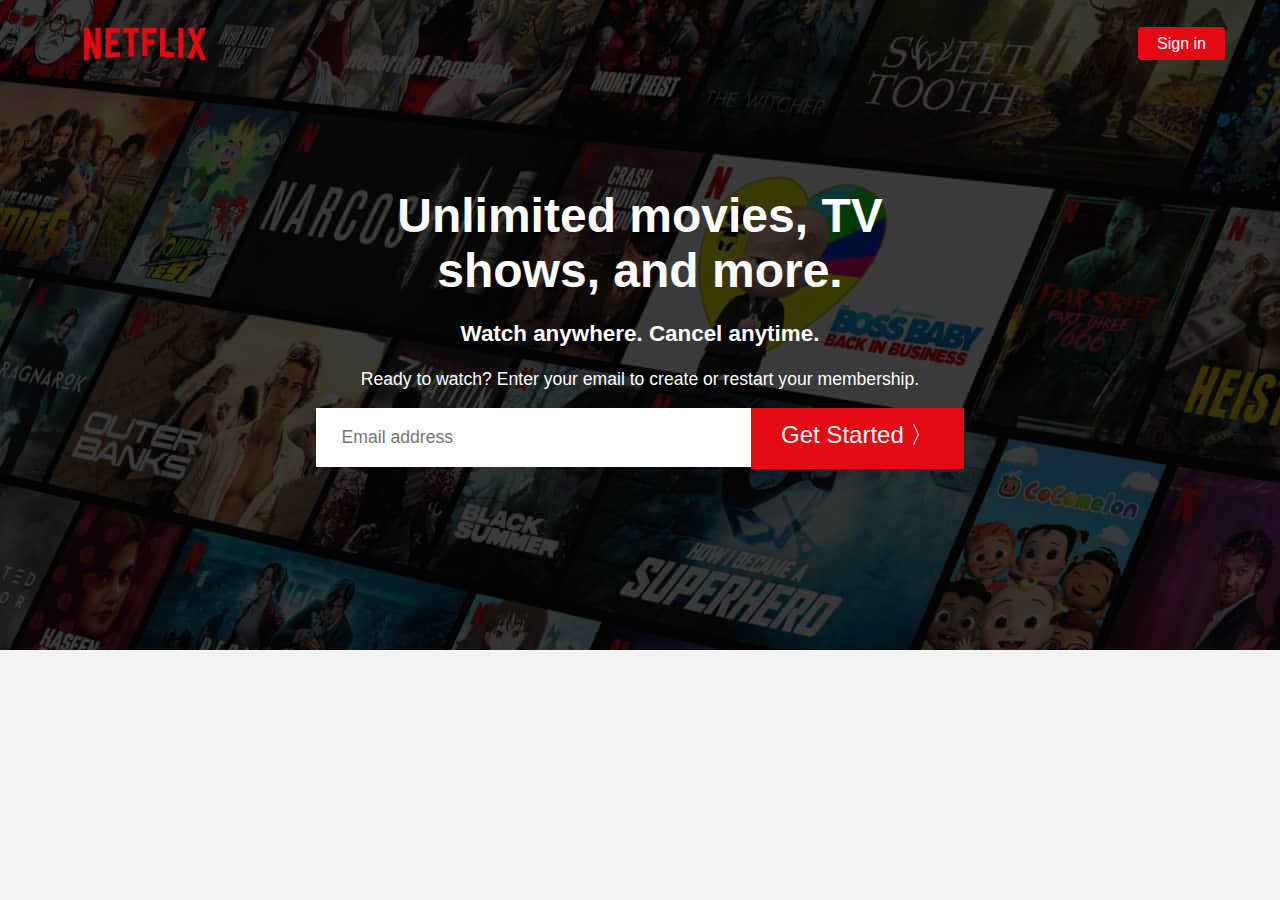
<file: index.html>
<!DOCTYPE html>
<html lang="en">
  <head>
    <meta charset="UTF-8">
    <meta http-equiv="X-UA-Compatible" content="IE=edge">
    <meta name="viewport" content="width=device-width, initial-scale=1.0">
    <title>Netflix Congo - Kinshasa - Watch TV Shows Online, Watch Movies Online</title>
    <link rel="shortcut icon" href="./assets/images/favicon.png" type="image/png" />
    <link rel="stylesheet" href="./assets/css/style.css" />
  </head>
  <body>
    <section class="header-section">
      <div class="header-container">
        <!-- Debut barre de navigation (menu) -->
        <div class="navbar">
          <div class="container-logo">
            <img src="./assets/images/logo.png" alt="Logo de Netflix" class="logo" />
          </div>

          <div class="container-buttons">
            <a href="#" class="btn btn-danger">Sign in</a>
          </div>
        </div>
        <!-- Fin menu -->

        <!-- Debut banner -->
        <div class="banner">
          <div class="banner-text">
            <h1 class="banner-title">Unlimited movies, TV <br>shows, and more.</h1>
            <h3 class="banner-sub-title">Watch anywhere. Cancel anytime.</h3>
            <p class="banner-description">Ready to watch? Enter your email to create or restart your membership.</p>
          </div>

          <div class="banner-container-form">
            <form action="">
              <input type="email" name="email" id="email" class="banner-input" placeholder="Email address" />
              <button type="submit" class="btn-danger btn-banner">Get Started &#12297;</button>
            </form>
          </div>
        </div>
        <!-- Fin banner -->
      </div>
    </section>
  </body>
</html>
</file>
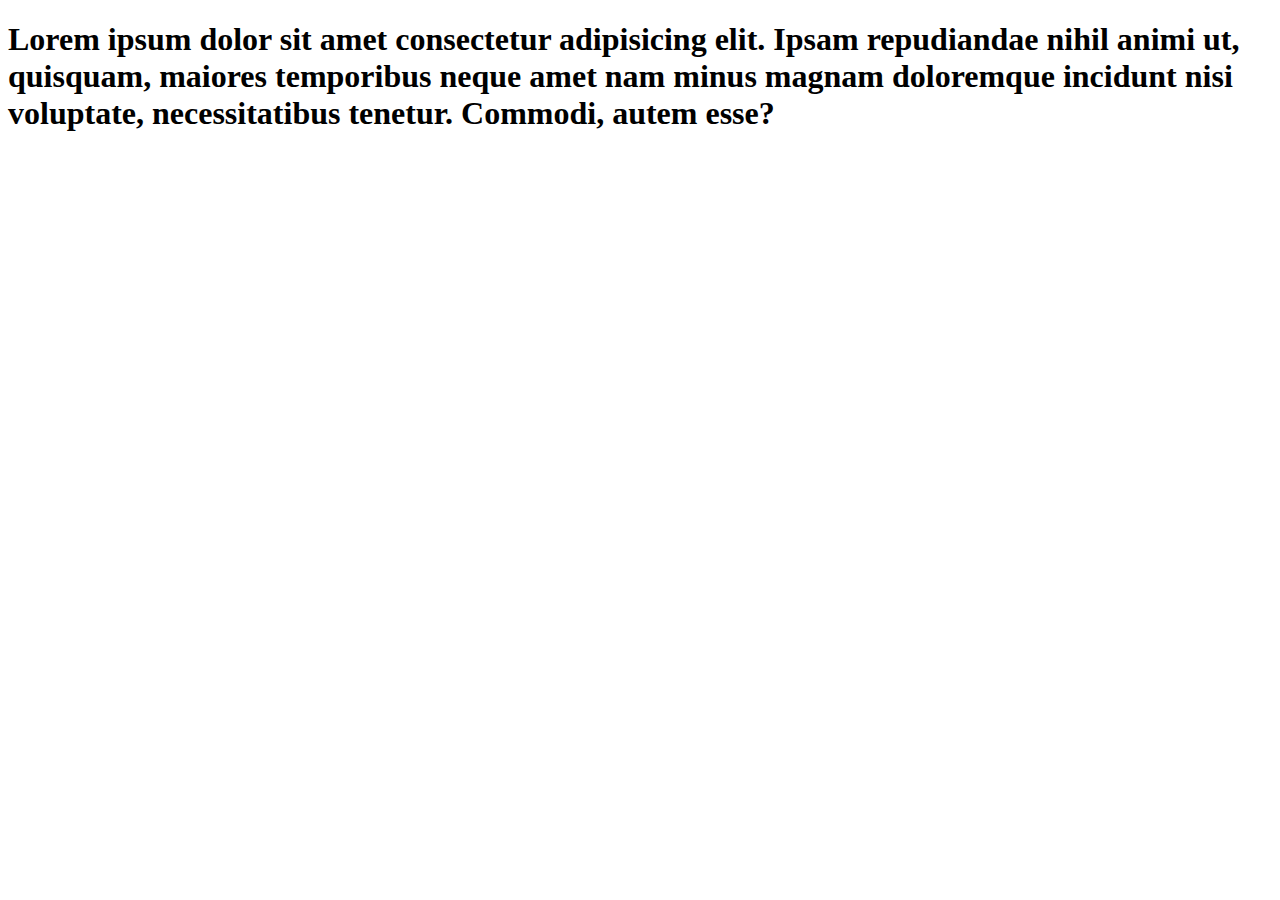
<file: register.html>
<!DOCTYPE html>
<html lang="en">
<head>
    <meta charset="UTF-8">
    <meta http-equiv="X-UA-Compatible" content="IE=edge">
    <meta name="viewport" content="width=device-width, initial-scale=1.0">
    <title>Register</title>
</head>
<body>
    <h1>Lorem ipsum dolor sit amet consectetur adipisicing elit. Ipsam repudiandae nihil animi ut, quisquam, maiores temporibus neque amet nam minus magnam doloremque incidunt nisi voluptate, necessitatibus tenetur. Commodi, autem esse?</h1>
</body>
</html>
</file>
<file: assets/css/style.css>
body {
  margin: 0;
  padding: 0;
  font-family: 'Helvetica Neue',Helvetica,Arial,sans-serif;
  background-color: #f3f3f3;
}

.header-section {
  width: 100%;
  background: url(../images/back1.jpg);
  height: 650px;
}

.header-section .header-container {
  background-color: rgba(3, 3, 3, 0.7);
  height: 100%;
}

.header-section .navbar {
  width: 100%;
  display: flex;
  flex-direction: row;
  align-items: center;
  justify-content: center;
}

.header-section .navbar .container-logo {
  padding-left: 70px;
}

.header-section .navbar .container-logo img.logo {
  width: 150px;
}
.header-section .navbar .container-buttons {
  margin-left: auto;
  padding-right: 55px;
}

a.btn {
  text-decoration: none;
}

.btn {
  padding: 7px 18px;
  border-width: 1px;
  border-style: solid;
  border-radius: 4px;
  font-weight: 300;
}

.btn-danger {
  border-color: #e50914;
  background-color: #e50914;
  color: #fff;
}

.banner {
  text-align: center;
}

.banner .banner-text {
  color: #fff;
}

.banner .banner-title {
  font-size: 3em;
  margin-top: 100px;
  margin-bottom: 0;
}

.banner .banner-sub-title {
  font-size: 1.4em;
}

.banner .banner-description {
  font-size: 1.1em;
}

.banner .banner-container-form .banner-input {
  padding: 18px 25px;
  width: 30%;
  border: 1px solid #fff;
  font-size: 1.1em;
}

.banner .banner-container-form .btn-banner {
  padding-top: 11.5px;
  padding-bottom: 17.5px;
  padding-left: 30px;
  padding-right: 30px;
  border: none;
  margin-left: -5px;
  font-size: 1.5em;
}
</file>
